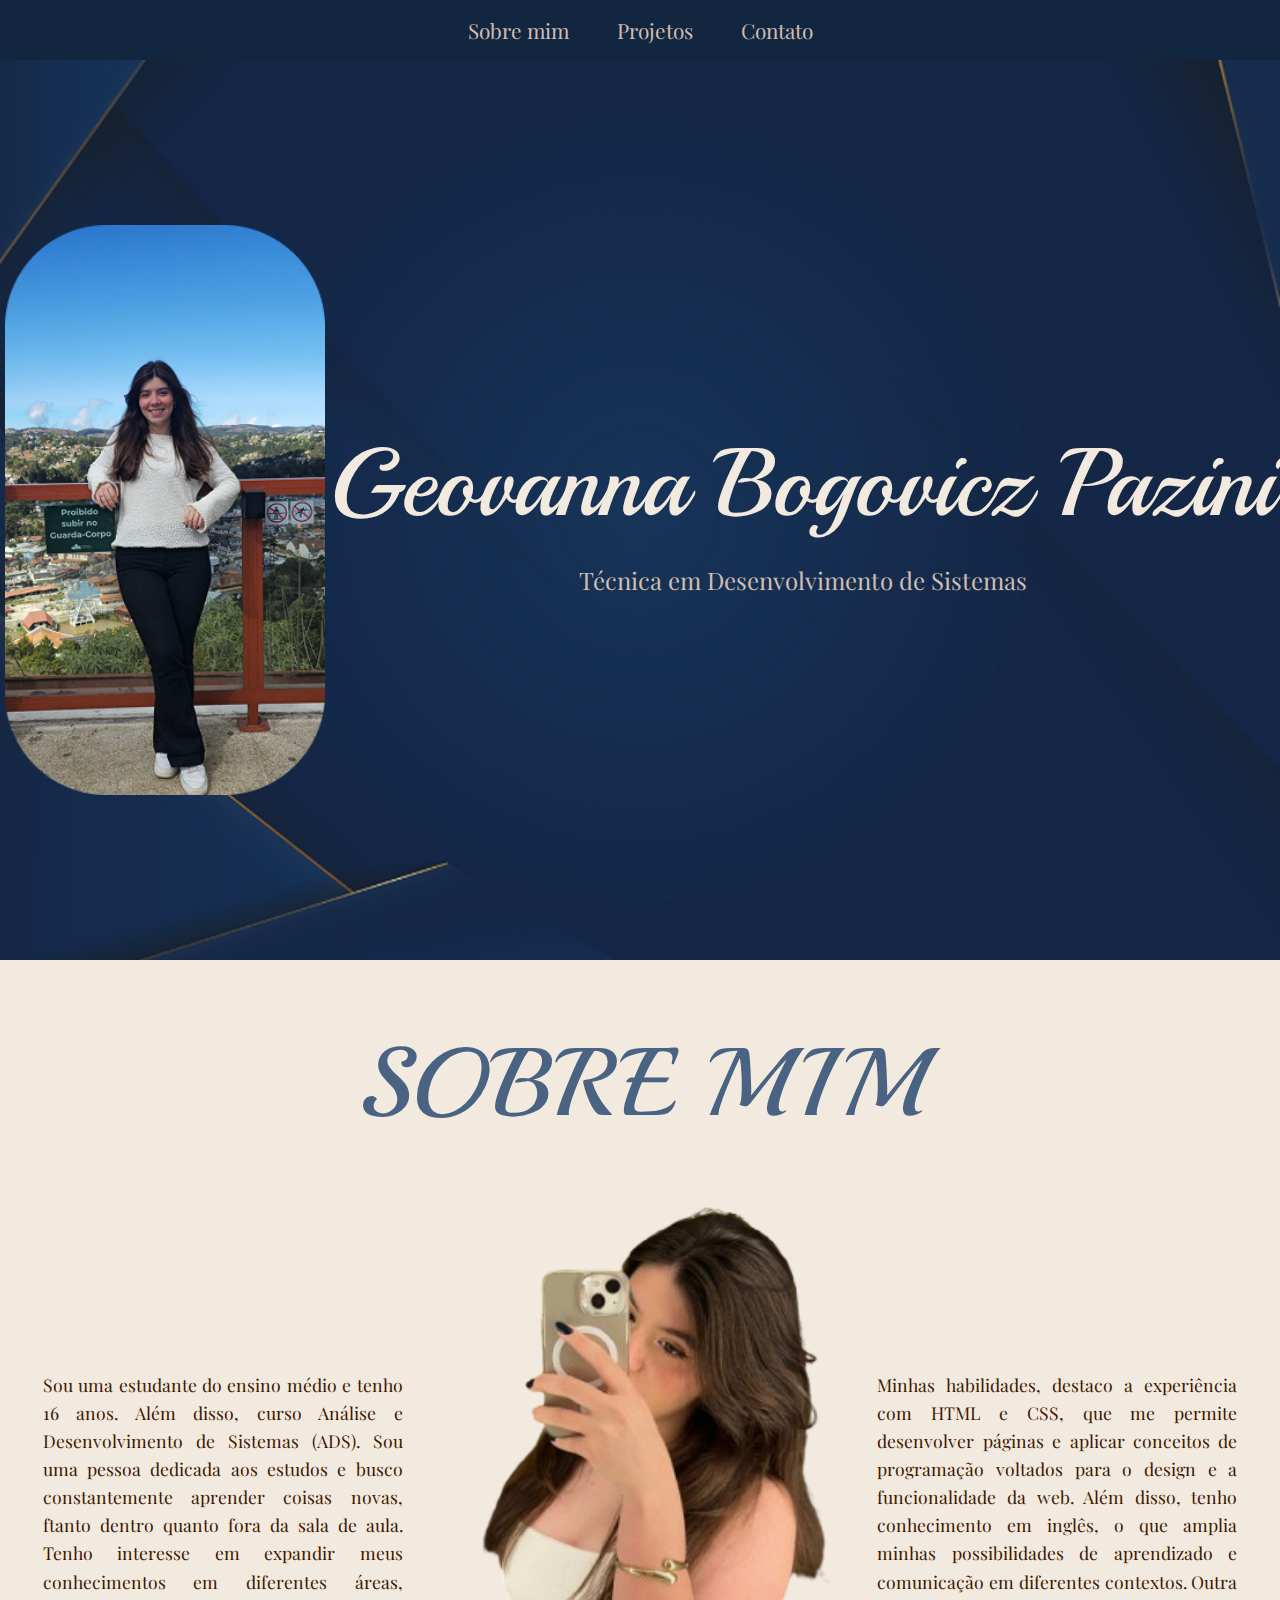
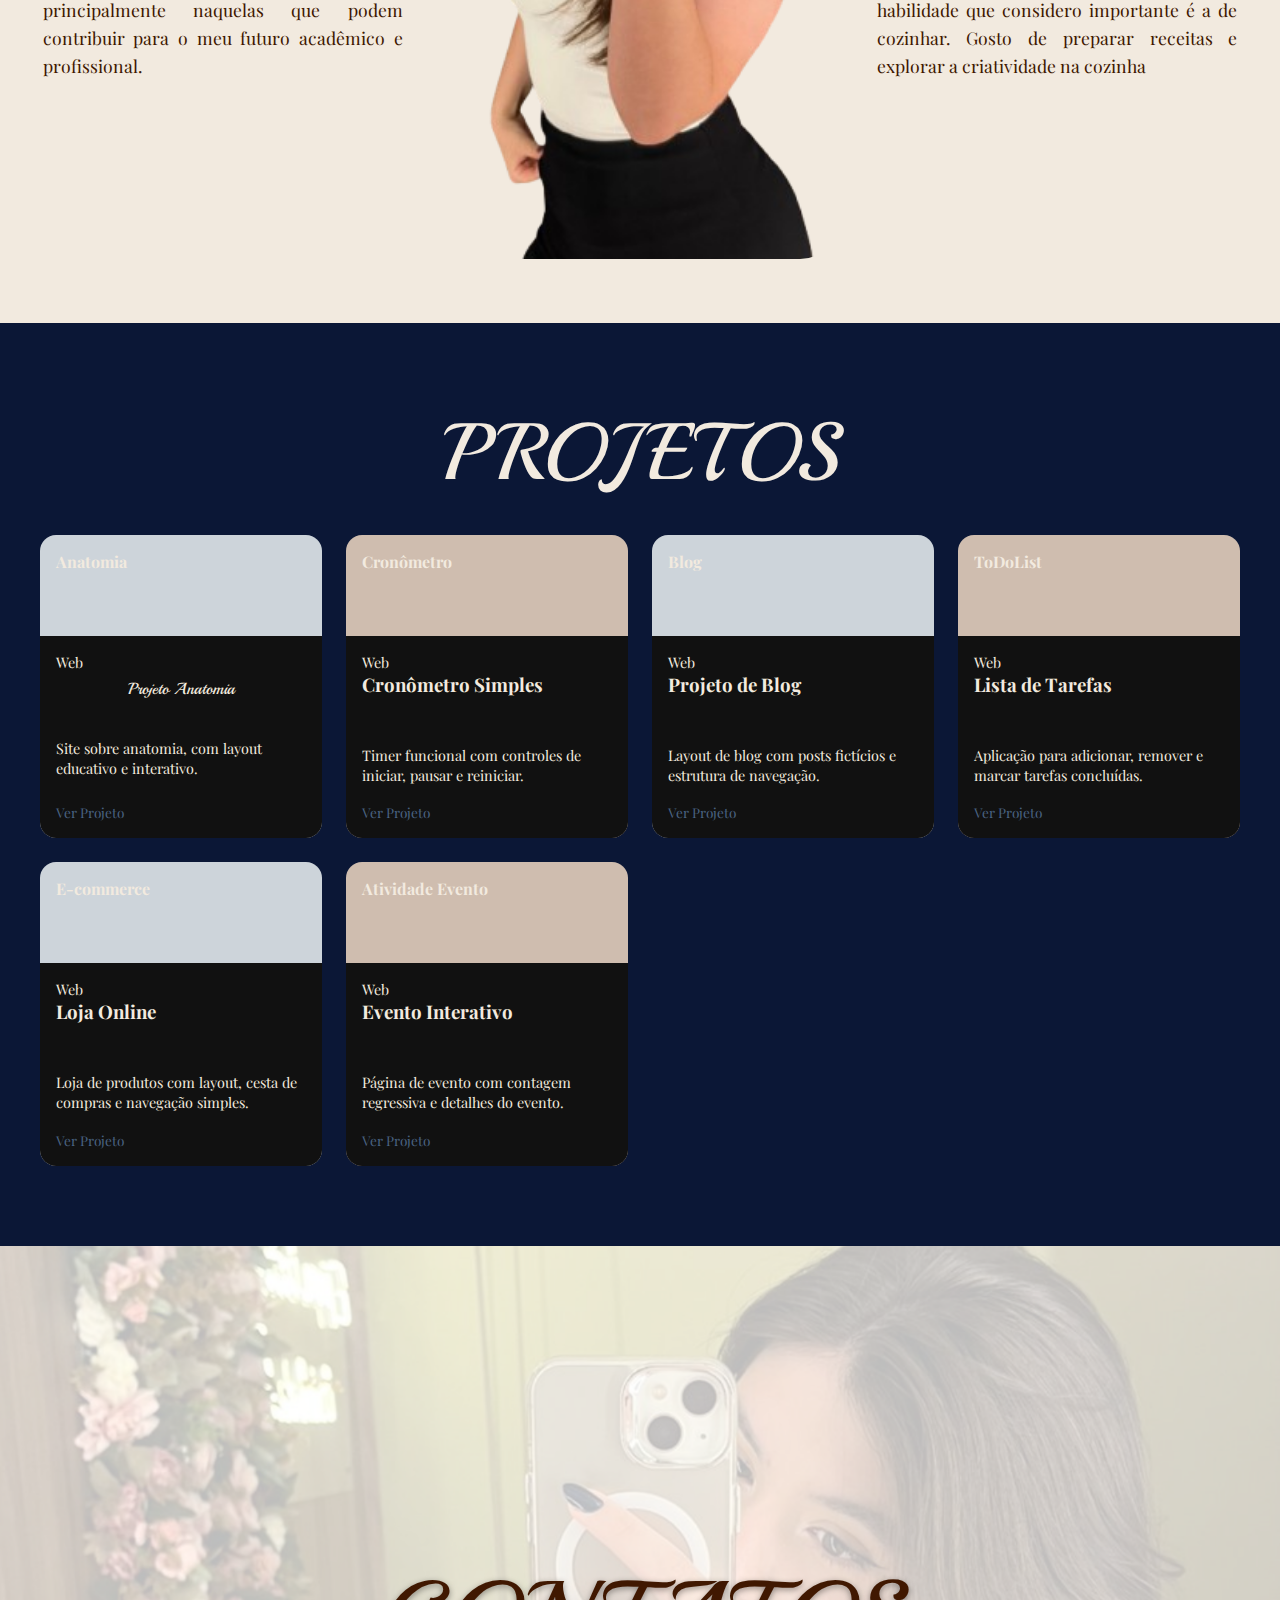
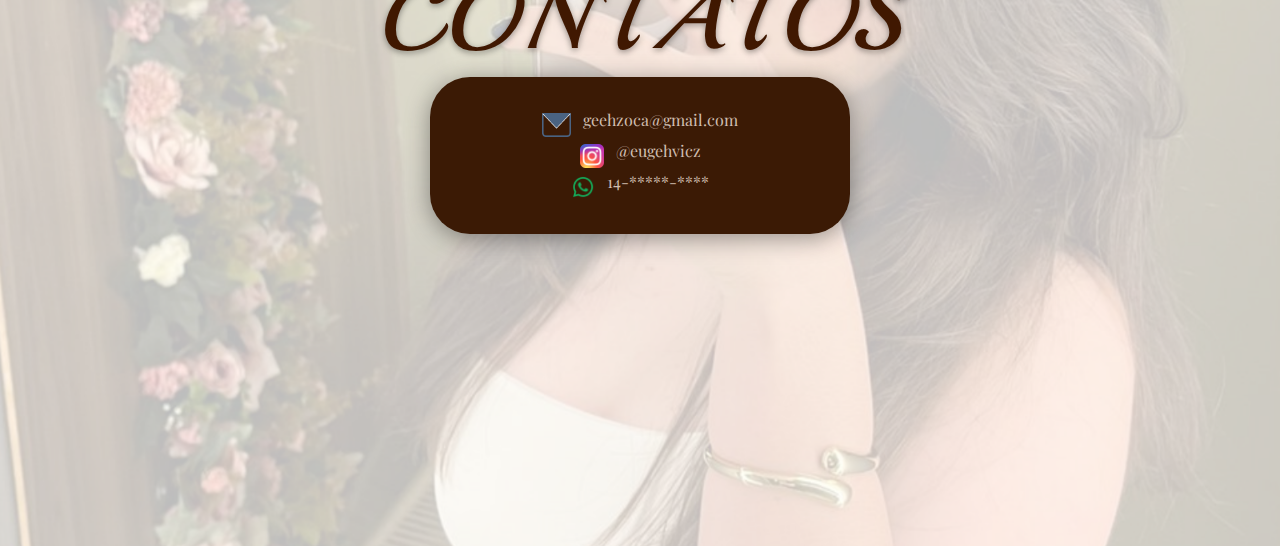
<file: index.html>
<!DOCTYPE html>
<html lang="en">
  <head>
    <meta charset="UTF-8" />
    <meta name="viewport" content="width=device-width, initial-scale=1.0" />
    <title>Document</title>
    <link rel="stylesheet" href="./style2.css" />
    <link rel="preconnect" href="https://fonts.googleapis.com" />
    <link rel="preconnect" href="https://fonts.gstatic.com" crossorigin />
    <link
      href="https://fonts.googleapis.com/css2?family=Playball&display=swap"
      rel="stylesheet"
    />
    <link rel="preconnect" href="https://fonts.googleapis.com" />
    <link rel="preconnect" href="https://fonts.gstatic.com" crossorigin />
    <link
      href="https://fonts.googleapis.com/css2?family=Playfair+Display:ital,wght@0,400..900;1,400..900&display=swap"
      rel="stylesheet"
    />
  </head>
  <body>
    <header class="menu">
      <a href="#Sobre">Sobre mim</a>
      <a href="#projeto">Projetos</a>
      <a href="#Contato">Contato</a>
    </header>
    <section class="nome">
      <img src="./images/imagemcampos.png" alt="" />
      <div class="esquerda">
        <h1>Geovanna Bogovicz Pazini</h1>
        <p>Técnica em Desenvolvimento de Sistemas</p>
      </div>
    </section>
    <section id="Sobre">
      <h2>SOBRE MIM</h2>

      <div class="para">
        <p class="curso">
          Sou uma estudante do ensino médio e tenho 16 anos. Além disso, curso
          Análise e Desenvolvimento de Sistemas (ADS). Sou uma pessoa dedicada
          aos estudos e busco constantemente aprender coisas novas, ftanto
          dentro quanto fora da sala de aula. Tenho interesse em expandir meus
          conhecimentos em diferentes áreas, principalmente naquelas que podem
          contribuir para o meu futuro acadêmico e profissional.
        </p>
        <img src="./images/remove.png" alt="" />
        <p class="habilidades">
          Minhas habilidades, destaco a experiência com HTML e CSS, que me
          permite desenvolver páginas e aplicar conceitos de programação
          voltados para o design e a funcionalidade da web. Além disso, tenho
          conhecimento em inglês, o que amplia minhas possibilidades de
          aprendizado e comunicação em diferentes contextos. Outra habilidade
          que considero importante é a de cozinhar. Gosto de preparar receitas e
          explorar a criatividade na cozinha
        </p>
      </div>
    </section>
    <section id="projeto">
      <h2>PROJETOS</h2>
      <div class="projetos-grid">
        <div class="card" style="--cor: #cdd4da">
          <div class="topo"><h3>Anatomia</h3></div>
          <div class="conteudo">
            <p class="categoria">Web</p>
            <h4>Projeto Anatomia</h4>
            <p>Site sobre anatomia, com layout educativo e interativo.</p>
            <div class="links">
              <a href="https://eugehvicz.github.io/Anatomia/" target="_blank"
                >Ver Projeto</a
              >
            </div>
          </div>
        </div>

        <div class="card" style="--cor: #cfbdaf">
          <div class="topo"><h3>Cronômetro</h3></div>
          <div class="conteudo">
            <p class="categoria">Web</p>
            <h3>Cronômetro Simples</h3>
            <p>Timer funcional com controles de iniciar, pausar e reiniciar.</p>
            <div class="links">
              <a href="https://eugehvicz.github.io/cronometro/" target="_blank"
                >Ver Projeto</a
              >
            </div>
          </div>
        </div>

        <div class="card" style="--cor: #cdd4da">
          <div class="topo"><h3>Blog</h3></div>
          <div class="conteudo">
            <p class="categoria">Web</p>
            <h3>Projeto de Blog</h3>
            <p>Layout de blog com posts fictícios e estrutura de navegação.</p>
            <div class="links">
              <a href="https://eugehvicz.github.io/blog/" target="_blank"
                >Ver Projeto</a
              >
            </div>
          </div>
        </div>

        <div class="card" style="--cor: #cfbdaf">
          <div class="topo"><h3>ToDoList</h3></div>
          <div class="conteudo">
            <p class="categoria">Web</p>
            <h3>Lista de Tarefas</h3>
            <p>
              Aplicação para adicionar, remover e marcar tarefas concluídas.
            </p>
            <div class="links">
              <a href="https://eugehvicz.github.io/toDolist/" target="_blank"
                >Ver Projeto</a
              >
            </div>
          </div>
        </div>

        <div class="card" style="--cor: #cdd4da">
          <div class="topo"><h3>E-commerce</h3></div>
          <div class="conteudo">
            <p class="categoria">Web</p>
            <h3>Loja Online</h3>
            <p>
              Loja de produtos com layout, cesta de compras e navegação simples.
            </p>
            <div class="links">
              <a
                href="https://1dtm.github.io/ecommerce-eugehvicz/"
                target="_blank"
                >Ver Projeto</a
              >
            </div>
          </div>
        </div>

        <div class="card" style="--cor: #cfbdaf">
          <div class="topo"><h3>Atividade Evento</h3></div>
          <div class="conteudo">
            <p class="categoria">Web</p>
            <h3>Evento Interativo</h3>
            <p>
              Página de evento com contagem regressiva e detalhes do evento.
            </p>
            <div class="links">
              <a
                href="https://eugehvicz.github.io/atividadeEvento/"
                target="_blank"
                >Ver Projeto</a
              >
            </div>
          </div>
        </div>
      </div>
    </section>
    <section id="Contato">
      <h4>CONTATOS</h4>
      <div class="contact">
        <div>
          <div class="img-contact">
            <img src="./images/email.png" alt="email" />
            <p>geehzoca@gmail.com</p>
          </div>
          <div class="img-contact">
            <img src="./images/insta.png" alt="insta" />
            <p>@eugehvicz</p>
          </div>
          <div class="img-contact">
            <img src="./images/whats.png" alt="whats" />
            <p>14-*****-****</p>
          </div>
        </div>
      </div>
    </section>
  </body>
</html>
</file>
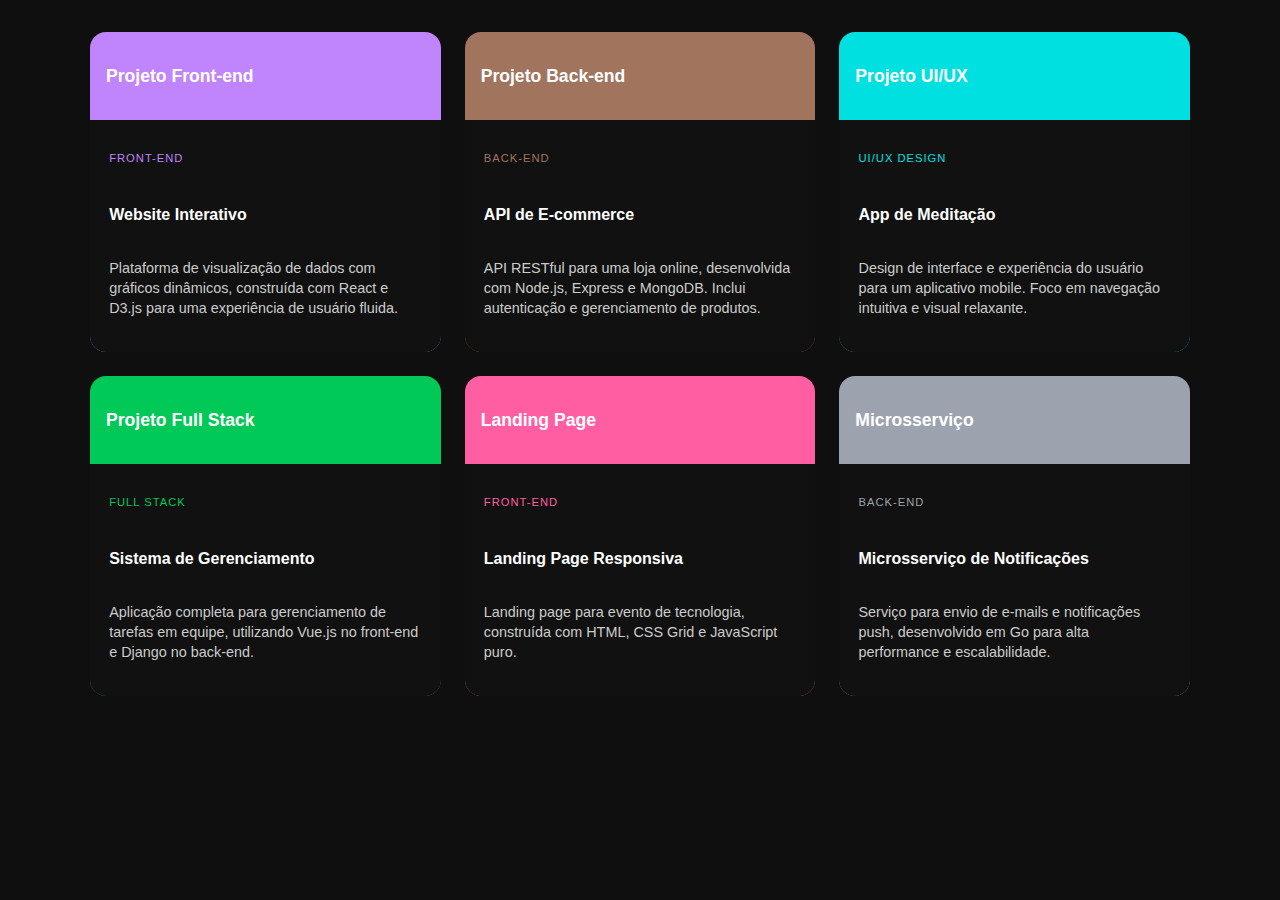
<file: index2.html>
<!DOCTYPE html>
<html lang="pt-BR">
<head>
  <meta charset="UTF-8">
  <meta name="viewport" content="width=device-width, initial-scale=1.0">
  <title>Galeria de Projetos</title>
  <style>
    /* Estilo geral */
body {
  background-color: #0f0f0f;
  color: white;
  font-family: Arial, Helvetica, sans-serif;
  margin: 0;
  padding: 2rem;
  display: flex;
  flex-direction: column;
  align-items: center;
}

/* Botões de filtro */
.filtros {
  display: flex;
  gap: 1rem;
  margin-bottom: 2.5rem;
}

.filtros button {
  background-color: #1f1f1f;
  border: none;
  color: white;
  padding: 0.6rem 1.4rem;
  border-radius: 9999px;
  cursor: pointer;
  font-size: 0.95rem;
  transition: 0.3s;
}

.filtros button:hover,
.filtros button.ativo {
  background-color: #a855f7;
}

/* GRID */
.projetos {
  display: grid;
  grid-template-columns: repeat(auto-fit, minmax(280px, 1fr));
  gap: 1.5rem;
  width: 100%;
  max-width: 1100px;
}

/* CARD */
.card {
  background-color: var(--cor);
  border-radius: 1rem;
  overflow: hidden;
  display: flex;
  flex-direction: column;
  min-height: 320px;
}

/* Topo colorido */
.card .topo {
  padding: 1rem;
}

.card .topo h3 {
  font-size: 1.1rem;
  font-weight: bold;
}

/* Conteúdo escuro */
.card .conteudo {
  background-color: #111;
  flex-grow: 1;
  padding: 1.2rem;
  display: flex;
  flex-direction: column;
  justify-content: space-between;
}

.card .categoria {
  color: var(--cor);
  text-transform: uppercase;
  font-size: 0.7rem;
  margin-bottom: 0.5rem;
  letter-spacing: 1px;
}

.card h4 {
  font-size: 1rem;
  font-weight: bold;
  margin-bottom: 0.6rem;
  color: white;
}

.card p {
  font-size: 0.9rem;
  color: #ccc;
  line-height: 1.4;
}

/* Links */
.links {
  margin-top: 1rem;
}

.links a {
  color: #a855f7;
  text-decoration: none;
  font-size: 0.9rem;
  margin-right: 1rem;
}

.links a:hover {
  text-decoration: underline;
}

  </style>
</head>
<body>


  <!-- Grid de Projetos -->
  <section class="projetos">

    <!-- Card 1 -->
    <div class="card" style="--cor:#c084fc;">
      <div class="topo">
        <h3>Projeto Front-end</h3>
      </div>
      <div class="conteudo">
        <p class="categoria">Front-end</p>
        <h4>Website Interativo</h4>
        <p>Plataforma de visualização de dados com gráficos dinâmicos, construída com React e D3.js para uma experiência de usuário fluida.</p>
        
      </div>
    </div>

    <!-- Card 2 -->
    <div class="card" style="--cor:#a1745e;">
      <div class="topo">
        <h3>Projeto Back-end</h3>
      </div>
      <div class="conteudo">
        <p class="categoria">Back-end</p>
        <h4>API de E-commerce</h4>
        <p>API RESTful para uma loja online, desenvolvida com Node.js, Express e MongoDB. Inclui autenticação e gerenciamento de produtos.</p>
      
      </div>
    </div>

    <!-- Card 3 -->
    <div class="card" style="--cor:#00e0e0;">
      <div class="topo">
        <h3>Projeto UI/UX</h3>
      </div>
      <div class="conteudo">
        <p class="categoria">UI/UX Design</p>
        <h4>App de Meditação</h4>
        <p>Design de interface e experiência do usuário para um aplicativo mobile. Foco em navegação intuitiva e visual relaxante.</p>
       
      </div>
    </div>

    <!-- Card 4 -->
    <div class="card" style="--cor:#00c957;">
      <div class="topo">
        <h3>Projeto Full Stack</h3>
      </div>
      <div class="conteudo">
        <p class="categoria">Full Stack</p>
        <h4>Sistema de Gerenciamento</h4>
        <p>Aplicação completa para gerenciamento de tarefas em equipe, utilizando Vue.js no front-end e Django no back-end.</p>
      
      </div>
    </div>

    <!-- Card 5 -->
    <div class="card" style="--cor:#ff5fa2;">
      <div class="topo">
        <h3>Landing Page</h3>
      </div>
      <div class="conteudo">
        <p class="categoria">Front-end</p>
        <h4>Landing Page Responsiva</h4>
        <p>Landing page para evento de tecnologia, construída com HTML, CSS Grid e JavaScript puro.</p>
       
      </div>
    </div>

    <!-- Card 6 -->
    <div class="card" style="--cor:#9ca3af;">
      <div class="topo">
        <h3>Microsserviço</h3>
      </div>
      <div class="conteudo">
        <p class="categoria">Back-end</p>
        <h4>Microsserviço de Notificações</h4>
        <p>Serviço para envio de e-mails e notificações push, desenvolvido em Go para alta performance e escalabilidade.</p>
       
      </div>
    </div>

  </section>

</body>
</html>
</file>
<file: style2.css>
/* ===== RESET ===== */
* {
  margin: 0;
  padding: 0;
  box-sizing: border-box;
}

body {
  font-family: "Playfair Display", serif;
  background-color: #0b1736;
  color: #cfbdaf;
  overflow-x: hidden;
}

/* ===== MENU SUPERIOR ===== */
header {
  width: 100%;
  display: flex;
  justify-content: center;
  gap: 3rem;
  background-color: #132640;
  padding: 1rem 0;
  position: sticky;
  top: 0;
  z-index: 100;
}

header a {
  color: #cfbdaf;
  text-decoration: none;
  font-size: 1.3rem;
  transition: 0.3s;
}

header a:hover {
  color: #f2eadf;
}

/* ===== ESTILO GERAL DE TÍTULOS ===== */
h1, h2, h4 {
  font-family: "Playball", cursive;
  font-weight: 400;
  text-align: center;
  color: #f2eadf;
}

h1 {
  font-size: 6rem;
}

h2, h4 {
  font-size: 5rem;
  margin-bottom: 2rem;
}
h4{
font-family: "Playball", cursive;
  font-weight: 400;
  text-align: center;
color: #401801;}


/* ===== SEÇÃO INICIAL ===== */
.nome {
  height: 100vh;
  width: 100%;
  display: flex;
  align-items: center;
  justify-content: space-evenly;
  background-image: url("./images/fundo.png");
  background-size: cover;
  background-position: center;
  background-repeat: no-repeat;
  flex-wrap: wrap;
  text-align: center;
}

.nome img {
  width: 320px;
  height: auto;
  border-radius: 88px;
}

.esquerda {
  display: flex;
  flex-direction: column;
  align-items: center;
  gap: 1.2rem;
}

.nome p {
  font-size: 1.5rem;
  color: #cfbdaf;
}

/* ===== SOBRE MIM ===== */
#Sobre {
  background-color: #f2eadf;
  color: #401801;
  min-height: 100vh;
  padding: 4rem 2rem;
  display: flex;
  flex-direction: column;
  align-items: center;
  justify-content: center;
}

#Sobre h2 {
  color: #4a6382;
  font-size: 6rem;
  margin-bottom: 3rem;
}

/* BLOCO DE CONTEÚDO SOBRE */
.para {
  display: flex;
  align-items: center;
  justify-content: space-around;
  gap: 2rem;
  flex-wrap: wrap;
  width: 100%;
  max-width: 1200px;
}

#Sobre img {
  width: 400px;
  height: auto;
  border-radius: 40px;
  flex-shrink: 0;
}

.curso, .habilidades {
  width: 30%;
  font-size: 1.1rem;
  text-align: justify;
  line-height: 1.6;
}

/* ===== PROJETOS ===== */
#projeto {
  background-color: #0b1736;
  min-height: 100vh;
  padding: 5rem 1rem;
}

#projeto h3 {
  color: #f2eadf;
  
  margin-bottom: 3rem;
}

/* GRID DE PROJETOS */
.projetos-grid {
  display: grid;
  grid-template-columns: repeat(auto-fit, minmax(260px, 1fr));
  gap: 1.5rem;
  max-width: 1200px;
  margin: 0 auto;
}

/* CARD DE PROJETO */
.card {
  background-color: var(--cor);
  border-radius: 1rem;
  overflow: hidden;
  display: flex;
  flex-direction: column;
  transition: transform 0.3s, box-shadow 0.3s;
  min-height: 230px;
}

.card:hover {
  transform: translateY(-6px);
  box-shadow: 0 8px 25px rgba(0, 0, 0, 0.3);
}

.card .topo {
  padding: 1rem;
}

.card .topo h3 {
  color: #000;
  font-weight: bold;
  font-size: 1rem;
}

.card .conteudo {
  background-color: #111;
  padding: 1rem;
  flex-grow: 1;
  display: flex;
  flex-direction: column;
  justify-content: space-between;
}

.card h4 {
  color: #f2eadf;
  font-size: 1rem;
}

.card p {
  color: #f2eadf;
  font-size: 0.9rem;
  line-height: 1.4;
}

.links {
  margin-top: 1rem;
}

.links a {
  color: #4a6382;
  font-size: 0.85rem;
  text-decoration: none;
}

.links a:hover {
  text-decoration: underline;
}

/* ===== CONTATO ===== */
#Contato {
  background-image: url("./images/contato.png");
  background-size: cover;
  background-position: center;
  min-height: 100vh;
  display: flex;
  flex-direction: column;     
  align-items: center;        
  justify-content: center;    
  padding: 2rem 1rem; 
}
#Contato h4 {
  align-self: flex-start;      
  margin-bottom: 2rem;         
  color: #401801;
  font-family: "Playball", cursive;
  font-size: 6rem;
  margin-bottom: 2rem;
  text-shadow: 0 2px 6px rgba(0, 0, 0, 0.4);
  margin: 0 auto;
}


.contact {
  width: 420px;
  padding: 2rem;
  text-align: center;
   margin-top: 0 auto;  
   align-items: center;
   justify-content: center;
   background-color: #3b1a05;
  border-radius: 40px;
  padding: 2rem 3rem;
  text-align: left;
  box-shadow: 0 4px 25px rgba(0, 0, 0, 0.4);
  display: flex;
  flex-direction: column;
  gap: 1.2rem;
}

.contact p {
  color: #cfbdaf;
  margin-bottom: 10px;
}

.img-contact {
  display: flex;
  justify-content: center;
  align-items: center;
  gap: 12px;
}

.img-contact img {
  height: 24px;
}

/* ===== RESPONSIVIDADE ===== */
@media (max-width: 1024px) {
  h1 { font-size: 4rem; }
  h2, h3, h4 { font-size: 4rem; }

  .curso, .habilidades {
    width: 45%;
  }

  #Sobre img {
    width: 300px;
  }
}

@media (max-width: 700px) {
  header {
    flex-wrap: wrap;
    gap: 1rem;
  }

  h1, h2, h3, h4 {
    font-size: 3rem;
  }

  .nome {
    flex-direction: column-reverse;
    text-align: center;
  }

  .nome img {
    width: 65%;
  }

  .para {
    flex-direction: column;
    text-align: center;
  }

  .curso, .habilidades {
    width: 90%;
  }
  #Contato h4 {
    font-size: 4rem;
  }

  .contact {
    width: 85%;
    padding: 1.5rem;
  }

  .img-contact img {
    height: 22px;
  }

  .contact p {
    font-size: 0.9rem;
  }
}
</file>
